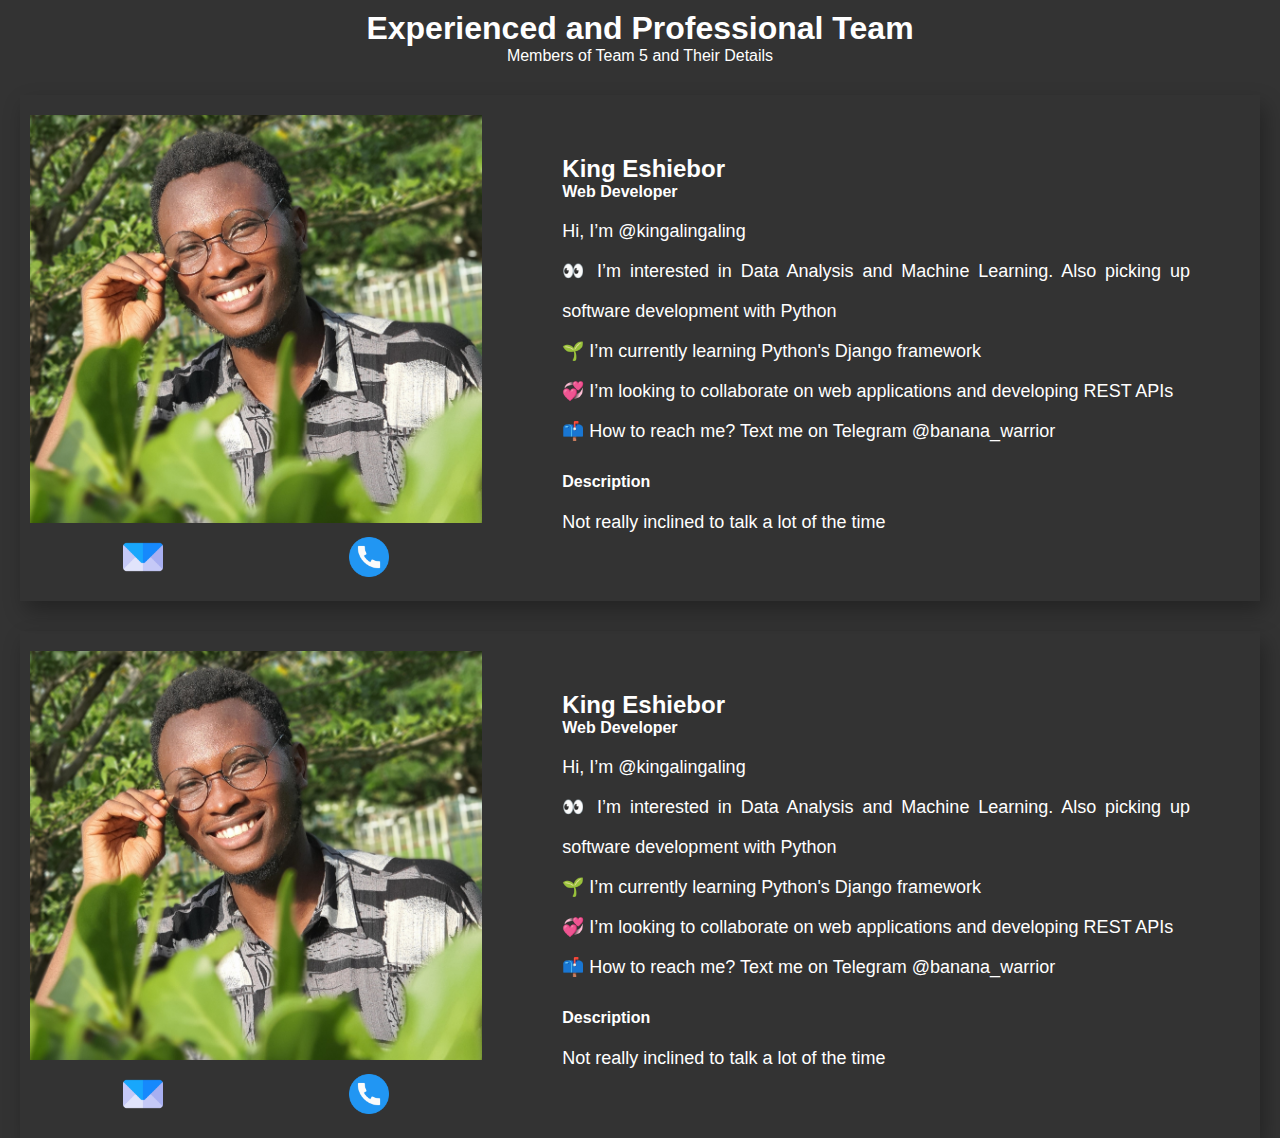
<file: responsive_table/index.html>
<!DOCTYPE html>
<html lang="en">
  <head>
    <meta charset="UTF-8" />
    <meta name="viewport" content="width=device-width, initial-scale=1.0" />
    <title>Teams</title>
    <link
      rel="shortcut icon"
      href="./assets/icons/teamwork.png"
      type="image/x-icon"
    />
    <link rel="stylesheet" href="./styles/style.css" />
  </head>
  <body>
    <section>
      <div class="header">
        <h1>Experienced and Professional Team</h1>
        <p>
          Members of Team 5 and Their Details
        </p>
      </div>
      <div class="card-container">
        <!-- Team Member 1 -->
        <div class="card">
          <div class="image-div">
            <img src="./assets/images/king.jpg" alt="" />
            <div>
              <a href="" class="contact"><img src="./assets/icons/email.png" alt="" /></a>
              <a href="" class="contact"><img src="./assets/icons/telephone.png" alt="" /></a>
            </div>
          </div>
          <div class="details">
            <h2>King Eshiebor</h2>
            <h4>Web Developer</h4>
            <p>
              Hi, I’m @kingalingaling <br />
              👀 I’m interested in Data Analysis and Machine Learning. Also
              picking up software development with Python <br />
              🌱 I’m currently learning Python's Django framework <br />
              💞️ I’m looking to collaborate on web applications and developing
              REST APIs <br />
              📫 How to reach me? Text me on Telegram @banana_warrior
            </p>
            <p><span>Description</span><br>Not really inclined to talk a lot of the time</p>
          </div>
        </div>
        <!-- Team Member 1 end -->
        <div class="card">
            <div class="image-div">
              <img src="./assets/images/king.jpg" alt="" />
              <div>
                <a href="" class="contact"><img src="./assets/icons/email.png" alt="" /></a>
                <a href="" class="contact"><img src="./assets/icons/telephone.png" alt="" /></a>
              </div>
            </div>
            <div class="details">
              <h2>King Eshiebor</h2>
              <h4>Web Developer</h4>
              <p>
                Hi, I’m @kingalingaling <br />
                👀 I’m interested in Data Analysis and Machine Learning. Also
                picking up software development with Python <br />
                🌱 I’m currently learning Python's Django framework <br />
                💞️ I’m looking to collaborate on web applications and developing
                REST APIs <br />
                📫 How to reach me? Text me on Telegram @banana_warrior
              </p>
              <p><span>Description</span><br>Not really inclined to talk a lot of the time</p>
            </div>
          </div>
      </div>
    </section>
  </body>
</html>
</file>
<file: responsive_table/styles/style.css>
* {
  margin: 0;
  padding: 0;
  font-family: "Trebuchet MS", "Lucida Sans Unicode", "Lucida Grande",
    "Lucida Sans", Arial, sans-serif;
  list-style: none;
}

a {
  text-decoration: none;
}

body {
  background-color: rgb(0 0 0 /0.8);
  color: white;
}

.header {
  max-width: 90%;
  margin: 0 auto;
  text-align: center;
  padding-top: 10px;
}

.card-container {
  display: flex;
  flex-direction: column;
  align-items: center;
}

.card {
  padding: 20px 0;
  margin-top: 30px;
  width: 100%;
  display: flex;
  align-items: center;
  box-shadow: 5px 10px 20px rgb(0 0 0 /0.3);
}

.card:hover {
  cursor: pointer;
  animation-name: scale-up;
  animation-duration: 0.3s;
  animation-fill-mode: forwards;
}

.card img {
  width: 100%;
  height: auto;
}

.details {
  display: flex;
  flex-direction: column;
  padding-right: 20px;
}

.details p {
  font-size: x-small;
  padding-top: 10px;
  text-align: justify;
}

.details p span {
  font-size: medium;
  font-weight: bold;
}

.image-div {
  width: 50%;
  padding: 0 10px;
}

.image-div div {
  /* background-color: gray; */
  padding-top: 10px;
  display: flex;
  justify-content: space-around;
}

.contact img {
  width: 20px;
}

@media (min-width: 414px) {
    body {
        padding: 0px 20px;
    }
  .details p {
    font-size: medium;
  }
  .contact img {
    width: 30px;
  }
  .details {
    padding: 0px 50px;
  }
}

@media (min-width: 821px) {
  .contact img {
    width: 40px;
  }
  .details p {
    font-size: large;
    line-height: 40px;
  }
  .details {
    padding: 0px 70px;
  }
}

@keyframes scale-up {
    from {
        scale: 1;
    }
    to {
        scale:1.051;
    }
}
</file>
